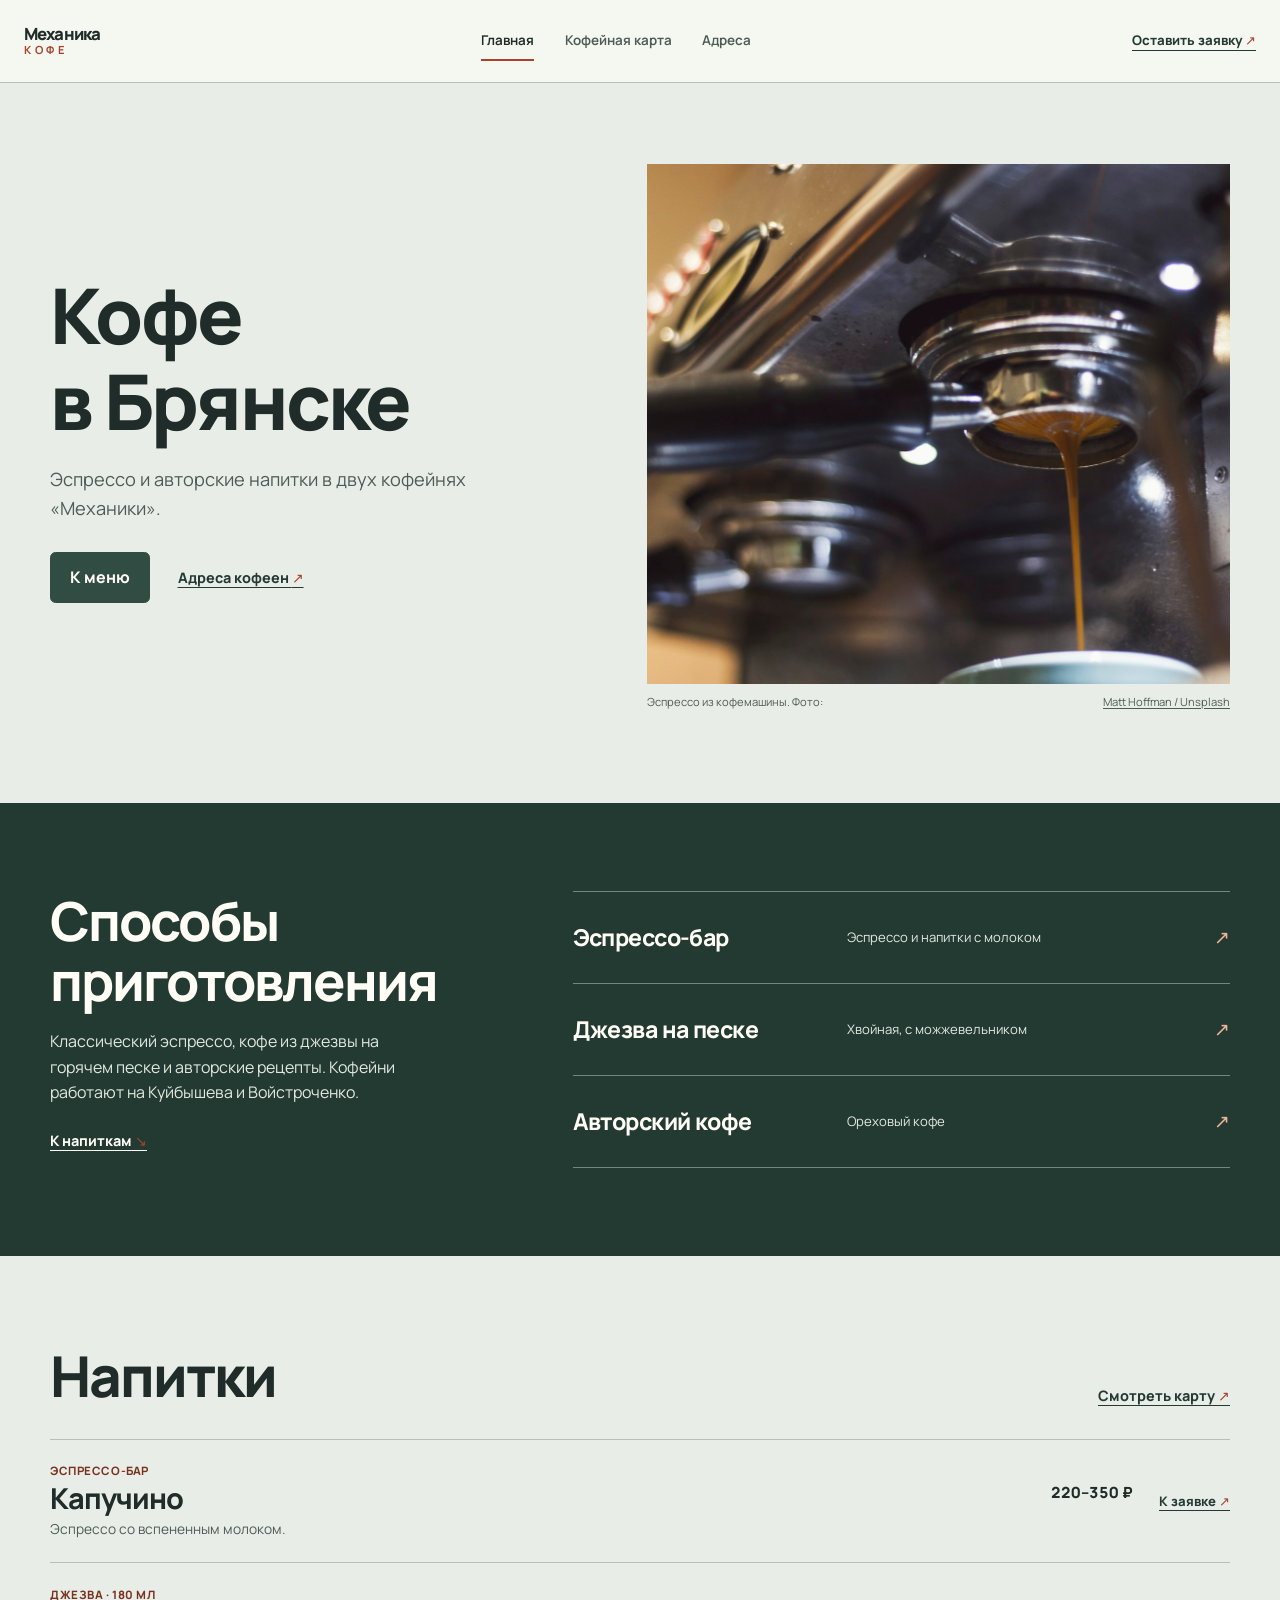
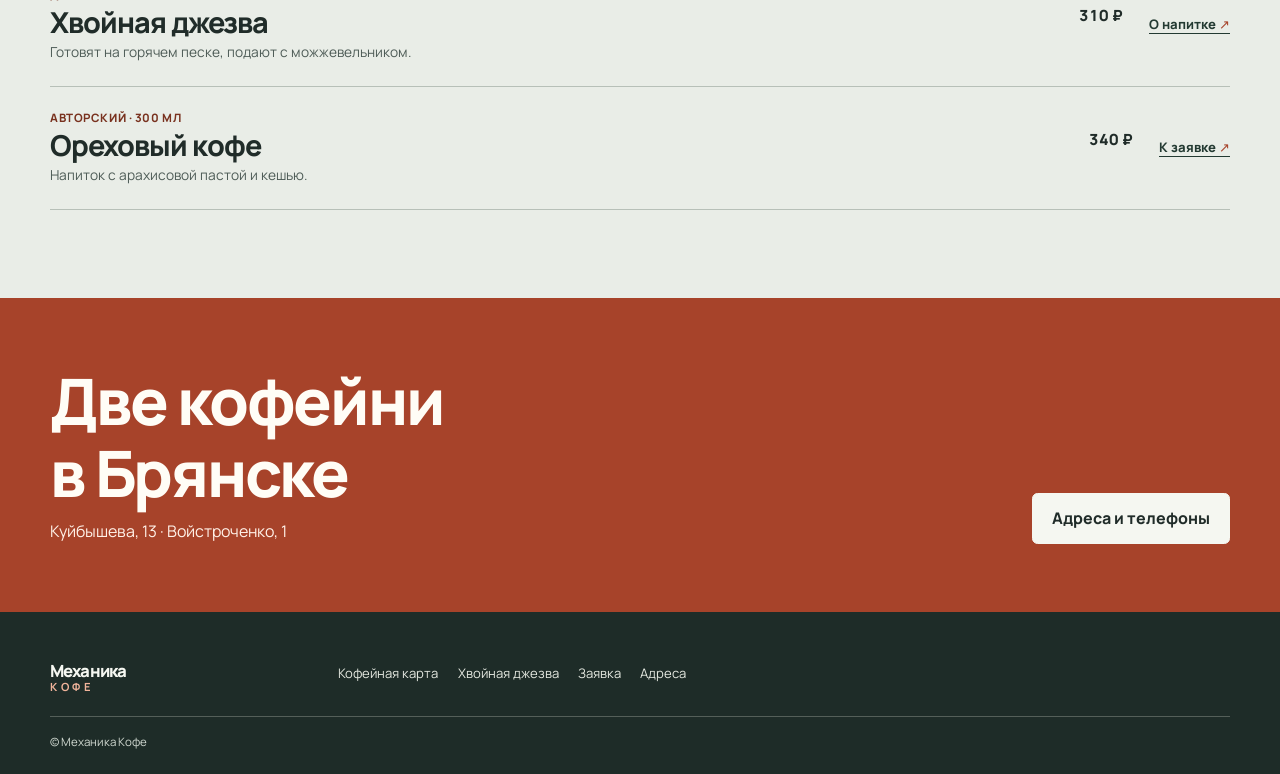
<file: index.html>
<!DOCTYPE html>
<html lang="ru">
  <head>
    <meta charset="utf-8">
    <meta name="viewport" content="width=device-width, initial-scale=1">
    <meta name="description" content="Механика Кофе в Брянске: кофе разными способами и два адреса в городе.">
    <title>Механика Кофе — Брянск</title>
    <link rel="icon" href="images/favicon.svg" type="image/svg+xml">
    <link rel="stylesheet" href="css/style.css">
  </head>
  <body id="top">
    <header class="site-header">
      <div class="site-header__inner">
        <a class="site-logo" href="index.html" aria-label="Механика Кофе — главная"><span>Механика</span><span>Кофе</span></a>
        <nav class="site-nav" aria-label="Основная навигация">
          <ul class="site-nav__list">
            <li><a class="site-nav__link site-nav__link--active" href="index.html" aria-current="page">Главная</a></li>
            <li><a class="site-nav__link" href="catalog.html">Кофейная карта</a></li>
            <li><a class="site-nav__link" href="contacts.html">Адреса</a></li>
          </ul>
        </nav>
        <a class="header-order" href="order.html">Оставить заявку <span aria-hidden="true">↗</span></a>
      </div>
    </header>

    <main>
      <section class="hero page-shell" aria-labelledby="hero-title">
        <div class="hero__copy">
          <h1 id="hero-title">Кофе<br>в Брянске</h1>
          <p class="hero__text">Эспрессо и авторские напитки в двух кофейнях «Механики».</p>
          <div class="hero__actions">
            <a class="button" href="catalog.html">К меню</a>
            <a class="text-link" href="contacts.html">Адреса кофеен <span aria-hidden="true">↗</span></a>
          </div>
        </div>
        <figure class="hero-photo">
          <img src="images/espresso-shot.jpg" alt="Эспрессо льётся из рожка кофемашины в чашку" width="1600" height="1067" fetchpriority="high">
          <figcaption>Эспрессо из кофемашины. Фото: <a href="https://unsplash.com/photos/a-coffee-maker-pouring-coffee-into-a-cup-iQIM-H9CQZ4" target="_blank" rel="noreferrer">Matt Hoffman / Unsplash</a></figcaption>
        </figure>
      </section>

      <section class="section section--ink" id="advantages" aria-labelledby="methods-title">
        <div class="page-shell methods">
          <div class="methods__intro">
            <h2 id="methods-title">Способы приготовления</h2>
            <p>Классический эспрессо, кофе из джезвы на горячем песке и авторские рецепты. Кофейни работают на Куйбышева и Войстроченко.</p>
            <a class="text-link text-link--light" href="#popular">К напиткам <span aria-hidden="true">↘</span></a>
          </div>
          <div class="method-rows" aria-label="Способы приготовления кофе">
            <a class="method-row" href="catalog.html#espresso"><span class="method-row__name">Эспрессо-бар</span><span class="method-row__detail">Эспрессо и напитки с молоком</span><span class="method-row__arrow" aria-hidden="true">↗</span></a>
            <a class="method-row" href="product.html"><span class="method-row__name">Джезва на песке</span><span class="method-row__detail">Хвойная, с можжевельником</span><span class="method-row__arrow" aria-hidden="true">↗</span></a>
            <a class="method-row" href="catalog.html#specialty"><span class="method-row__name">Авторский кофе</span><span class="method-row__detail">Ореховый кофе</span><span class="method-row__arrow" aria-hidden="true">↗</span></a>
          </div>
        </div>
      </section>

      <section class="section page-shell" id="popular" aria-labelledby="popular-title">
        <div class="section-heading">
          <h2 id="popular-title">Напитки</h2>
          <a class="text-link" href="catalog.html">Смотреть карту <span aria-hidden="true">↗</span></a>
        </div>
        <div class="coffee-list">
          <article class="coffee-line">
            <div><p class="coffee-line__type">ЭСПРЕССО-БАР</p><h3>Капучино</h3><p>Эспрессо со вспененным молоком.</p></div>
            <p class="coffee-line__price">220–350 ₽</p>
            <a href="order.html#order-form" aria-label="Перейти к заявке на капучино">К заявке <span aria-hidden="true">↗</span></a>
          </article>
          <article class="coffee-line">
            <div><p class="coffee-line__type">ДЖЕЗВА · 180 МЛ</p><h3>Хвойная джезва</h3><p>Готовят на горячем песке, подают с можжевельником.</p></div>
            <p class="coffee-line__price">310 ₽</p>
            <a href="product.html">О напитке <span aria-hidden="true">↗</span></a>
          </article>
          <article class="coffee-line">
            <div><p class="coffee-line__type">АВТОРСКИЙ · 300 МЛ</p><h3>Ореховый кофе</h3><p>Напиток с арахисовой пастой и кешью.</p></div>
            <p class="coffee-line__price">340 ₽</p>
            <a href="order.html#order-form" aria-label="Перейти к заявке на ореховый кофе">К заявке <span aria-hidden="true">↗</span></a>
          </article>
        </div>
      </section>

      <section class="locations-band" aria-labelledby="locations-title">
        <div class="page-shell locations-band__inner">
          <div><h2 id="locations-title">Две кофейни<br>в Брянске</h2><p>Куйбышева, 13 · Войстроченко, 1</p></div>
          <a class="button button--paper" href="contacts.html">Адреса и телефоны</a>
        </div>
      </section>
    </main>

    <footer class="site-footer">
      <div class="page-shell site-footer__inner">
        <a class="site-logo site-logo--footer" href="index.html"><span>Механика</span><span>Кофе</span></a>
        <nav class="site-footer__links" aria-label="Навигация в подвале"><a href="catalog.html">Кофейная карта</a><a href="product.html">Хвойная джезва</a><a href="order.html">Заявка</a><a href="contacts.html">Адреса</a></nav>
        <small>© Механика Кофе</small>
      </div>
    </footer>
  </body>
</html>
</file>
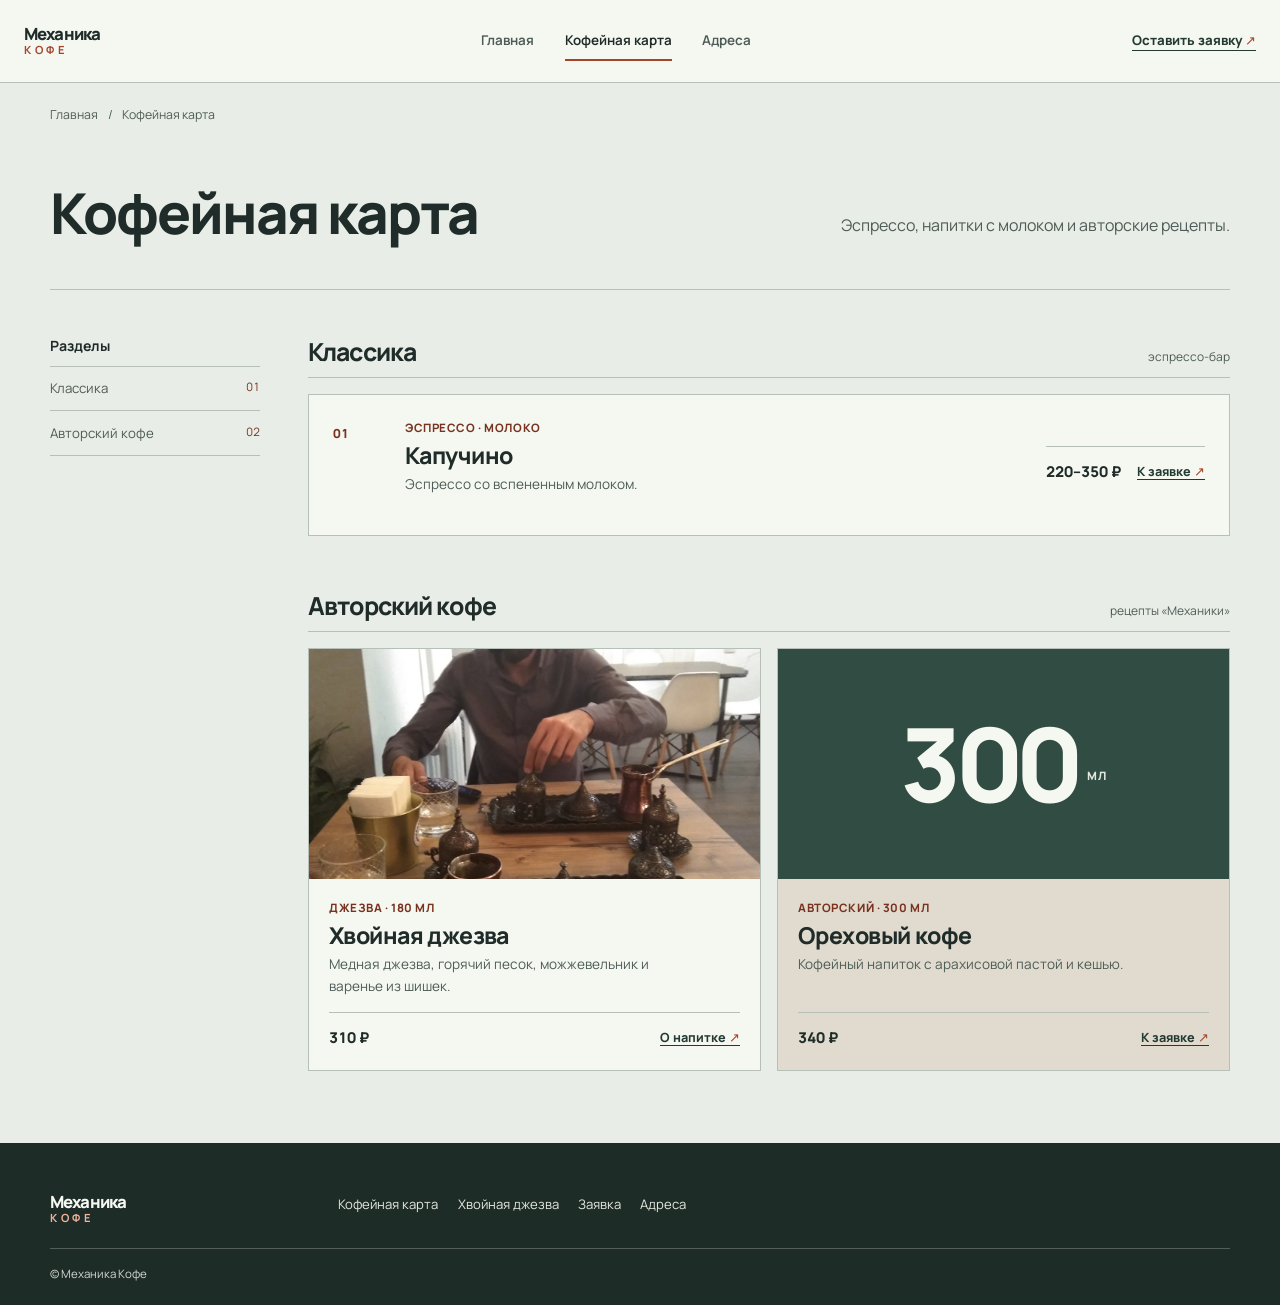
<file: catalog.html>
<!DOCTYPE html>
<html lang="ru">
  <head>
    <meta charset="utf-8">
    <meta name="viewport" content="width=device-width, initial-scale=1">
    <meta name="description" content="Кофейная карта «Механики Кофе» в Брянске: капучино и авторские кофейные напитки.">
    <title>Кофейная карта — Механика Кофе</title>
    <link rel="icon" href="images/favicon.svg" type="image/svg+xml">
    <link rel="stylesheet" href="css/style.css">
  </head>
  <body id="top">
    <header class="site-header">
      <div class="site-header__inner">
        <a class="site-logo" href="index.html" aria-label="Механика Кофе — главная"><span>Механика</span><span>Кофе</span></a>
        <nav class="site-nav" aria-label="Основная навигация"><ul class="site-nav__list">
          <li><a class="site-nav__link" href="index.html">Главная</a></li><li><a class="site-nav__link site-nav__link--active" href="catalog.html" aria-current="page">Кофейная карта</a></li><li><a class="site-nav__link" href="contacts.html">Адреса</a></li>
        </ul></nav>
        <a class="header-order" href="order.html">Оставить заявку <span aria-hidden="true">↗</span></a>
      </div>
    </header>
    <main>
      <div class="page-shell breadcrumbs"><a href="index.html">Главная</a><span aria-hidden="true">/</span><span aria-current="page">Кофейная карта</span></div>
      <section class="page-intro page-shell" aria-labelledby="page-title">
        <h1 id="page-title">Кофейная карта</h1>
        <p>Эспрессо, напитки с молоком и авторские рецепты.</p>
      </section>
      <div class="page-shell catalog-layout">
        <aside class="catalog-aside" aria-label="Разделы кофейной карты">
          <h2>Разделы</h2>
          <nav><a href="#espresso">Классика <span>01</span></a><a href="#specialty">Авторский кофе <span>02</span></a></nav>
        </aside>
        <div class="catalog-content">
          <section class="catalog-group" id="espresso" aria-labelledby="espresso-title">
            <div class="catalog-group__heading"><h2 id="espresso-title">Классика</h2><span>эспрессо-бар</span></div>
            <article class="coffee-card coffee-card--wide">
              <div class="coffee-card__index" aria-hidden="true">01</div>
              <div class="coffee-card__body"><p class="coffee-card__type">ЭСПРЕССО · МОЛОКО</p><h3>Капучино</h3><p>Эспрессо со вспененным молоком.</p></div>
              <div class="coffee-card__buy"><strong>220–350 ₽</strong><a href="order.html#order-form">К заявке <span aria-hidden="true">↗</span></a></div>
            </article>
          </section>
          <section class="catalog-group" id="specialty" aria-labelledby="specialty-title">
            <div class="catalog-group__heading"><h2 id="specialty-title">Авторский кофе</h2><span>рецепты «Механики»</span></div>
            <div class="coffee-card-grid">
              <article class="coffee-card coffee-card--feature">
                <a class="coffee-card__photo" href="product.html" aria-label="Подробнее о хвойной джезве"><img src="images/mehanika-kofe.jpg" alt="Кофе готовят в джезве на песке" width="1200" height="1200" loading="lazy"></a>
                <div class="coffee-card__body"><p class="coffee-card__type">ДЖЕЗВА · 180 МЛ</p><h3><a href="product.html">Хвойная джезва</a></h3><p>Медная джезва, горячий песок, можжевельник и варенье из шишек.</p><div class="coffee-card__buy"><strong>310 ₽</strong><a href="product.html">О напитке <span aria-hidden="true">↗</span></a></div></div>
              </article>
              <article class="coffee-card coffee-card--feature coffee-card--plain">
                <div class="coffee-card__volume" aria-hidden="true"><span>300</span><small>МЛ</small></div>
                <div class="coffee-card__body"><p class="coffee-card__type">АВТОРСКИЙ · 300 МЛ</p><h3>Ореховый кофе</h3><p>Кофейный напиток с арахисовой пастой и кешью.</p><div class="coffee-card__buy"><strong>340 ₽</strong><a href="order.html#order-form">К заявке <span aria-hidden="true">↗</span></a></div></div>
              </article>
            </div>
          </section>
        </div>
      </div>
    </main>
    <footer class="site-footer"><div class="page-shell site-footer__inner"><a class="site-logo site-logo--footer" href="index.html"><span>Механика</span><span>Кофе</span></a><nav class="site-footer__links" aria-label="Навигация в подвале"><a href="catalog.html">Кофейная карта</a><a href="product.html">Хвойная джезва</a><a href="order.html">Заявка</a><a href="contacts.html">Адреса</a></nav><small>© Механика Кофе</small></div></footer>
  </body>
</html>
</file>
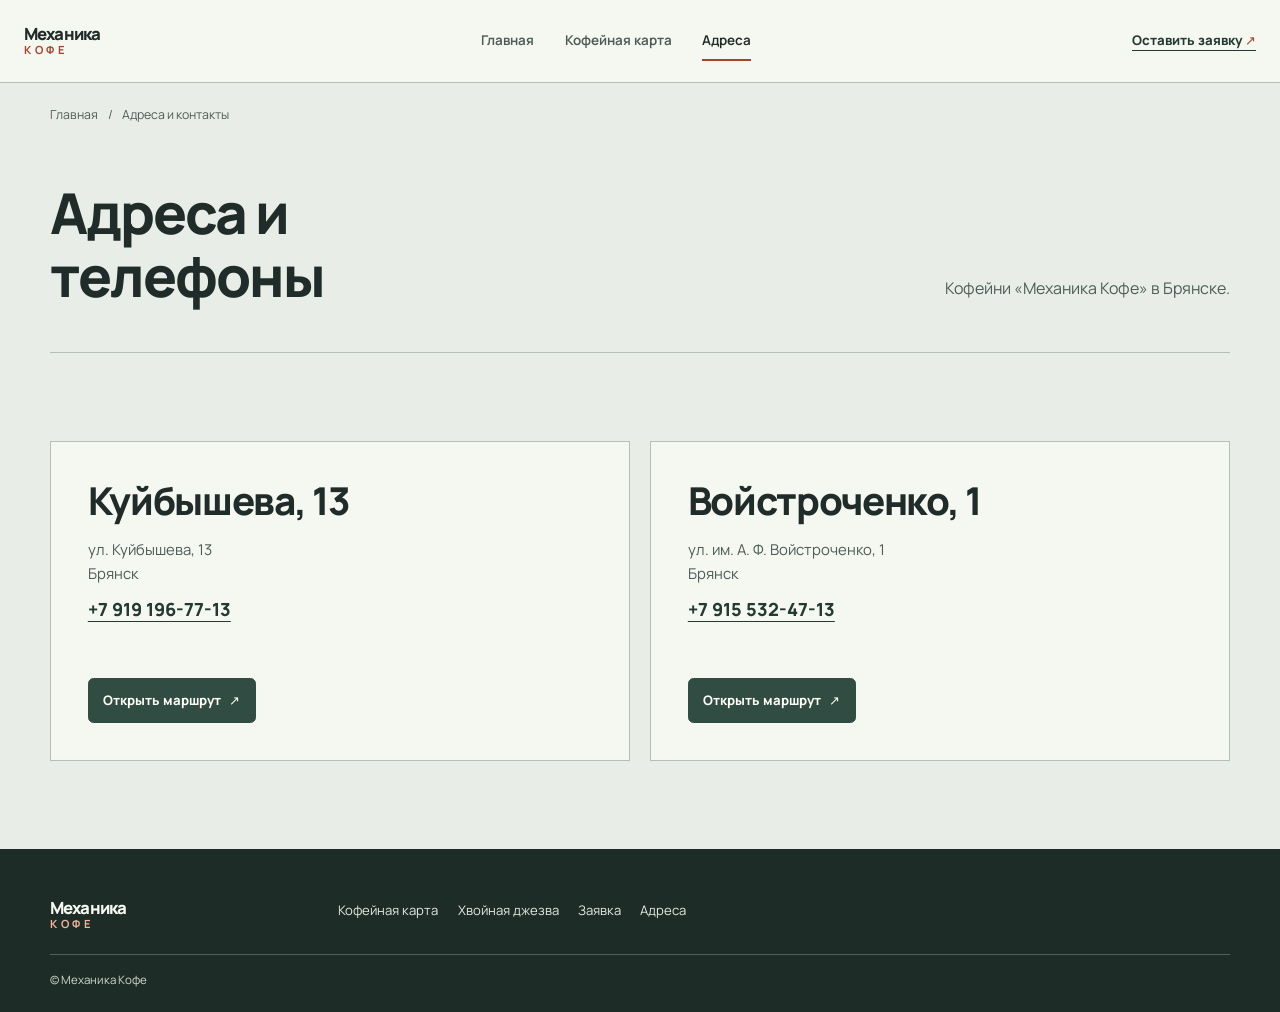
<file: contacts.html>
<!DOCTYPE html>
<html lang="ru">
  <head>
    <meta charset="utf-8">
    <meta name="viewport" content="width=device-width, initial-scale=1">
    <meta name="description" content="Два филиала «Механики Кофе» в Брянске: адреса, телефоны и маршрут.">
    <title>Адреса и контакты — Механика Кофе</title>
    <link rel="icon" href="images/favicon.svg" type="image/svg+xml">
    <link rel="stylesheet" href="css/style.css">
  </head>
  <body id="top">
    <header class="site-header"><div class="site-header__inner">
      <a class="site-logo" href="index.html" aria-label="Механика Кофе — главная"><span>Механика</span><span>Кофе</span></a>
      <nav class="site-nav" aria-label="Основная навигация"><ul class="site-nav__list"><li><a class="site-nav__link" href="index.html">Главная</a></li><li><a class="site-nav__link" href="catalog.html">Кофейная карта</a></li><li><a class="site-nav__link site-nav__link--active" href="contacts.html" aria-current="page">Адреса</a></li></ul></nav>
      <a class="header-order" href="order.html">Оставить заявку <span aria-hidden="true">↗</span></a>
    </div></header>
    <main>
      <div class="page-shell breadcrumbs"><a href="index.html">Главная</a><span aria-hidden="true">/</span><span aria-current="page">Адреса и контакты</span></div>
      <section class="page-intro page-shell" aria-labelledby="page-title"><h1 id="page-title">Адреса и телефоны</h1><p>Кофейни «Механика Кофе» в Брянске.</p></section>
      <section class="section page-shell" aria-label="Филиалы кофейни">
        <div class="branch-grid">
          <article class="branch-card" id="kuibysheva">
            <h2>Куйбышева, 13</h2>
            <address>ул. Куйбышева, 13<br>Брянск</address>
            <a class="branch-card__phone" href="tel:+79191967713">+7 919 196-77-13</a>
            <div class="branch-card__actions"><a class="button button--small" href="https://yandex.ru/maps/?text=%D0%9C%D0%B5%D1%85%D0%B0%D0%BD%D0%B8%D0%BA%D0%B0%20%D0%9A%D0%BE%D1%84%D0%B5%20%D0%91%D1%80%D1%8F%D0%BD%D1%81%D0%BA%20%D0%9A%D1%83%D0%B9%D0%B1%D1%8B%D1%88%D0%B5%D0%B2%D0%B0%2013" target="_blank" rel="noreferrer">Открыть маршрут <span aria-hidden="true">↗</span></a></div>
          </article>
          <article class="branch-card" id="voystrochenko">
            <h2>Войстроченко, 1</h2>
            <address>ул. им. А. Ф. Войстроченко, 1<br>Брянск</address>
            <a class="branch-card__phone" href="tel:+79155324713">+7 915 532-47-13</a>
            <div class="branch-card__actions"><a class="button button--small" href="https://yandex.ru/maps/?text=%D0%9C%D0%B5%D1%85%D0%B0%D0%BD%D0%B8%D0%BA%D0%B0%20%D0%9A%D0%BE%D1%84%D0%B5%20%D0%91%D1%80%D1%8F%D0%BD%D1%81%D0%BA%20%D0%92%D0%BE%D0%B9%D1%81%D1%82%D1%80%D0%BE%D1%87%D0%B5%D0%BD%D0%BA%D0%BE%201" target="_blank" rel="noreferrer">Открыть маршрут <span aria-hidden="true">↗</span></a></div>
          </article>
        </div>
      </section>
    </main>
    <footer class="site-footer"><div class="page-shell site-footer__inner"><a class="site-logo site-logo--footer" href="index.html"><span>Механика</span><span>Кофе</span></a><nav class="site-footer__links" aria-label="Навигация в подвале"><a href="catalog.html">Кофейная карта</a><a href="product.html">Хвойная джезва</a><a href="order.html">Заявка</a><a href="contacts.html">Адреса</a></nav><small>© Механика Кофе</small></div></footer>
    <script src="js/main.js" defer></script>
  </body>
</html>
</file>
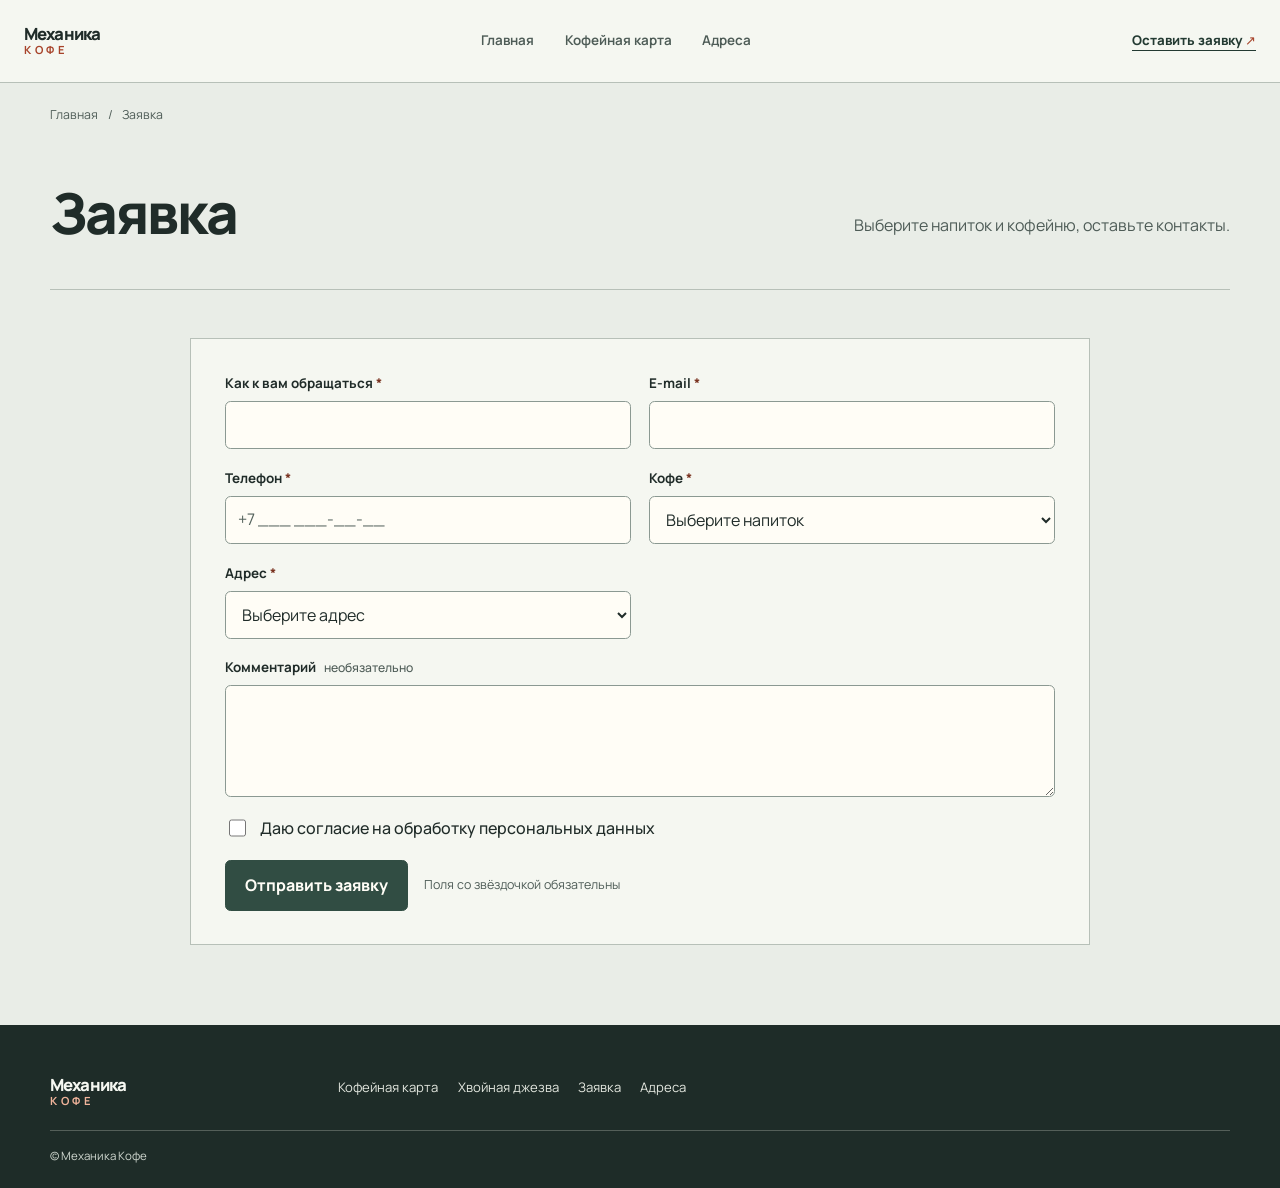
<file: order.html>
<!DOCTYPE html>
<html lang="ru">
  <head>
    <meta charset="utf-8">
    <meta name="viewport" content="width=device-width, initial-scale=1">
    <meta name="description" content="Заявка на кофе в одном из двух филиалов «Механики Кофе» в Брянске.">
    <title>Заявка на кофе — Механика Кофе</title>
    <link rel="icon" href="images/favicon.svg" type="image/svg+xml">
    <link rel="stylesheet" href="css/style.css">
  </head>
  <body id="top">
    <header class="site-header"><div class="site-header__inner">
      <a class="site-logo" href="index.html" aria-label="Механика Кофе — главная"><span>Механика</span><span>Кофе</span></a>
      <nav class="site-nav" aria-label="Основная навигация"><ul class="site-nav__list"><li><a class="site-nav__link" href="index.html">Главная</a></li><li><a class="site-nav__link" href="catalog.html">Кофейная карта</a></li><li><a class="site-nav__link" href="contacts.html">Адреса</a></li></ul></nav>
      <a class="header-order" href="order.html" aria-current="page">Оставить заявку <span aria-hidden="true">↗</span></a>
    </div></header>
    <main>
      <div class="page-shell breadcrumbs"><a href="index.html">Главная</a><span aria-hidden="true">/</span><span aria-current="page">Заявка</span></div>
      <section class="page-intro page-shell" aria-labelledby="page-title"><h1 id="page-title">Заявка</h1><p>Выберите напиток и кофейню, оставьте контакты.</p></section>
      <div class="page-shell form-layout">
        <form class="order-form" id="order-form">
          <div class="form-grid">
            <div class="form-field"><label for="order-name">Как к вам обращаться <span aria-hidden="true">*</span></label><input id="order-name" name="name" autocomplete="name" required></div>
            <div class="form-field"><label for="order-email">E-mail <span aria-hidden="true">*</span></label><input id="order-email" name="email" type="email" autocomplete="email" required></div>
            <div class="form-field"><label for="order-phone">Телефон <span aria-hidden="true">*</span></label><input id="order-phone" name="phone" type="tel" autocomplete="tel" placeholder="+7 ___ ___-__-__" required></div>
            <div class="form-field"><label for="order-drink">Кофе <span aria-hidden="true">*</span></label><select id="order-drink" name="drink" required><option value="">Выберите напиток</option><option value="cappuccino">Капучино</option><option value="hvoynaya">Хвойная джезва</option><option value="hazelnut">Ореховый кофе</option></select></div>
            <div class="form-field"><label for="order-branch">Адрес <span aria-hidden="true">*</span></label><select id="order-branch" name="branch" required><option value="">Выберите адрес</option><option value="kuibysheva">Куйбышева, 13</option><option value="voystrochenko">им. А. Ф. Войстроченко, 1</option></select></div>
            <div class="form-field form-field--wide"><label for="order-comment">Комментарий <span class="field-optional">необязательно</span></label><textarea id="order-comment" name="comment" rows="3"></textarea></div>
            <label class="checkbox-field form-field--wide"><input name="consent" type="checkbox" required><span>Даю согласие на обработку персональных данных</span></label>
            <div class="form-actions form-field--wide"><button class="button" type="submit">Отправить заявку</button><p class="form-note">Поля со звёздочкой обязательны</p></div>
          </div>
        </form>
      </div>
    </main>
    <footer class="site-footer"><div class="page-shell site-footer__inner"><a class="site-logo site-logo--footer" href="index.html"><span>Механика</span><span>Кофе</span></a><nav class="site-footer__links" aria-label="Навигация в подвале"><a href="catalog.html">Кофейная карта</a><a href="product.html">Хвойная джезва</a><a href="order.html">Заявка</a><a href="contacts.html">Адреса</a></nav><small>© Механика Кофе</small></div></footer>
    <script src="js/main.js" defer></script>
  </body>
</html>
</file>
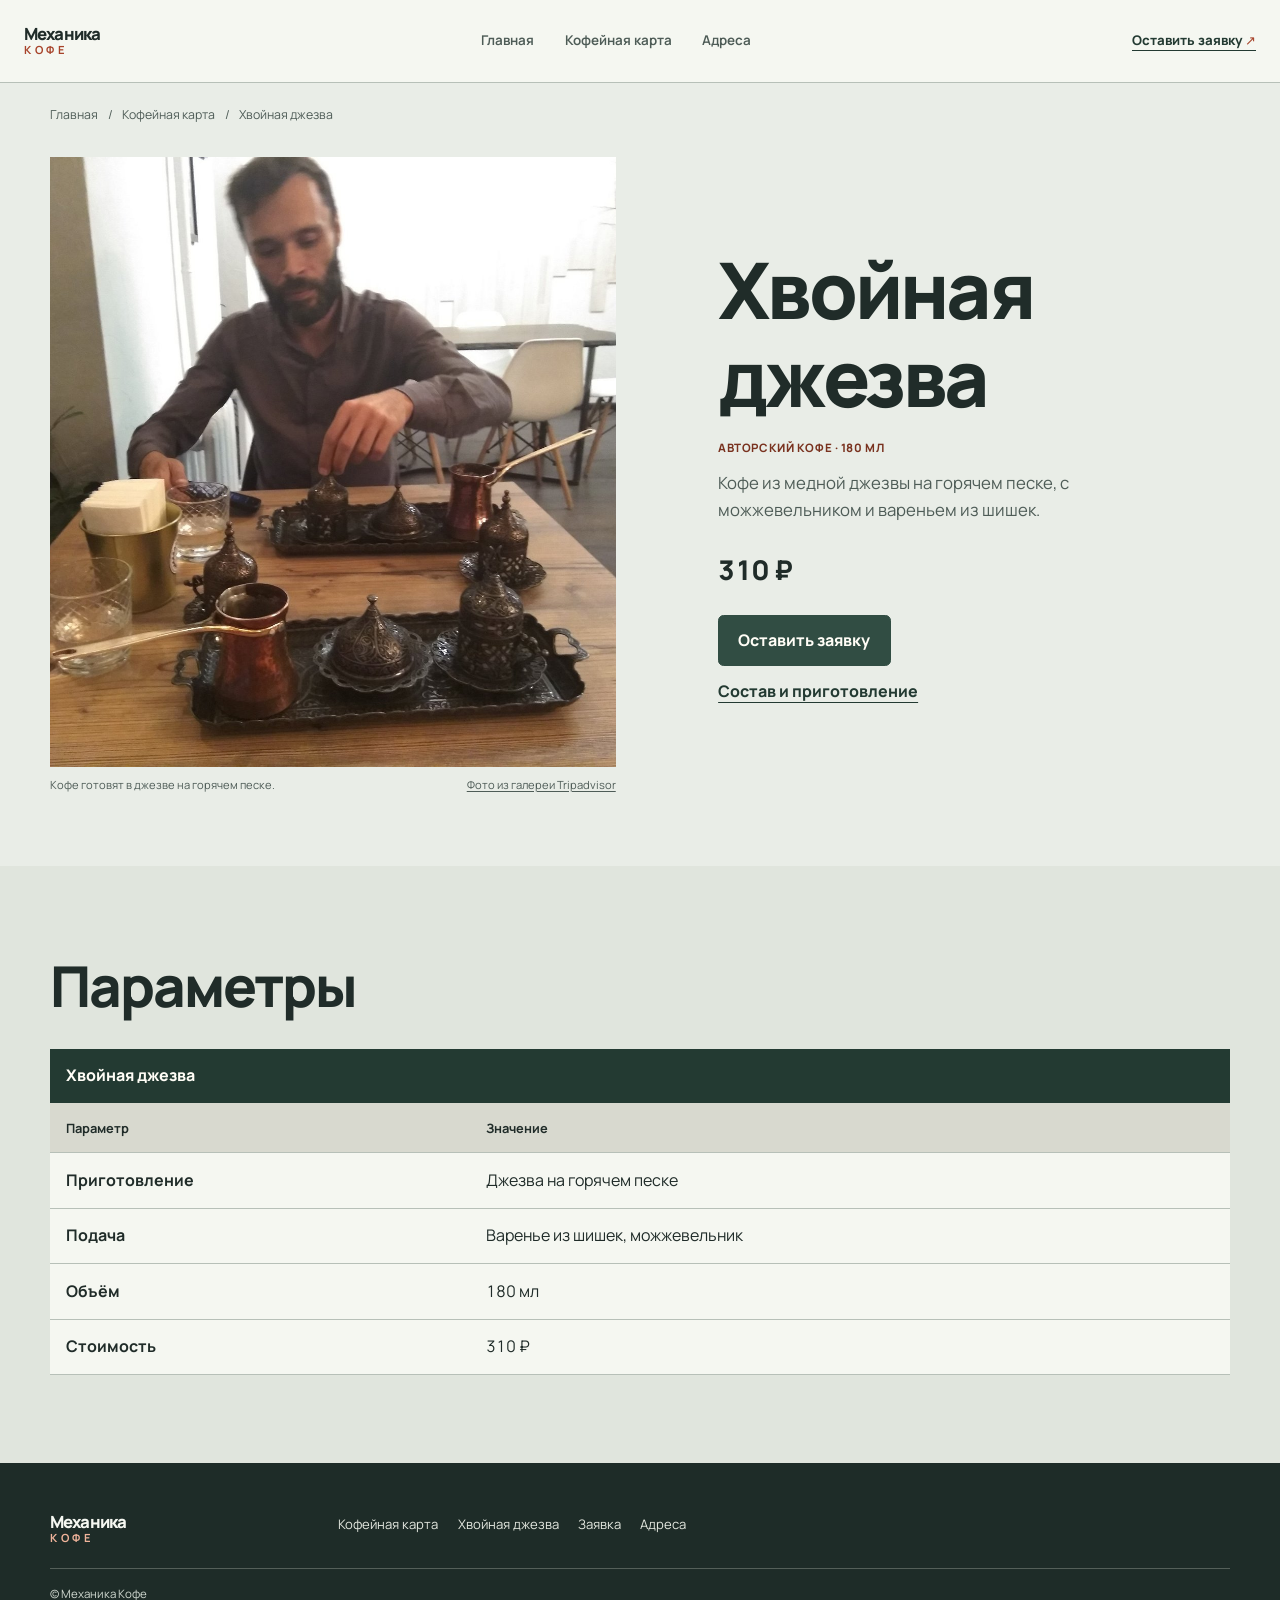
<file: product.html>
<!DOCTYPE html>
<html lang="ru">
  <head>
    <meta charset="utf-8">
    <meta name="viewport" content="width=device-width, initial-scale=1">
    <meta name="description" content="Хвойная джезва — кофе, приготовленный в джезве на песке. Механика Кофе, Брянск.">
    <title>Хвойная джезва — Механика Кофе</title>
    <link rel="icon" href="images/favicon.svg" type="image/svg+xml">
    <link rel="stylesheet" href="css/style.css">
  </head>
  <body id="top">
    <header class="site-header"><div class="site-header__inner">
      <a class="site-logo" href="index.html" aria-label="Механика Кофе — главная"><span>Механика</span><span>Кофе</span></a>
      <nav class="site-nav" aria-label="Основная навигация"><ul class="site-nav__list"><li><a class="site-nav__link" href="index.html">Главная</a></li><li><a class="site-nav__link" href="catalog.html">Кофейная карта</a></li><li><a class="site-nav__link" href="contacts.html">Адреса</a></li></ul></nav>
      <a class="header-order" href="order.html">Оставить заявку <span aria-hidden="true">↗</span></a>
    </div></header>
    <main>
      <div class="page-shell breadcrumbs"><a href="index.html">Главная</a><span aria-hidden="true">/</span><a href="catalog.html">Кофейная карта</a><span aria-hidden="true">/</span><span aria-current="page">Хвойная джезва</span></div>
      <section class="product-detail page-shell" aria-labelledby="product-title">
        <figure class="product-detail__visual">
          <img src="images/mehanika-kofe.jpg" alt="Приготовление кофе в джезве на песке в «Механике Кофе»" width="1200" height="1200">
          <figcaption>Кофе готовят в джезве на горячем песке. <a href="https://www.tripadvisor.ru/Restaurant_Review-g608957-d17598813-Reviews-Mehanika_Kofe-Bryansk_Bryansk_Oblast_Central_Russia.html" target="_blank" rel="noreferrer">Фото из галереи Tripadvisor</a></figcaption>
        </figure>
        <div class="product-detail__copy">
          <h1 id="product-title">Хвойная<br>джезва</h1>
          <p class="product-detail__type">АВТОРСКИЙ КОФЕ · 180 МЛ</p>
          <p class="product-detail__lead">Кофе из медной джезвы на горячем песке, с можжевельником и вареньем из шишек.</p>
          <p class="product-detail__price">310 ₽</p>
          <div class="product-detail__actions"><a class="button" href="order.html">Оставить заявку</a><button class="text-button" type="button" data-dialog-open="coffee-details">Состав и приготовление</button></div>
        </div>
      </section>
      <section class="section section--paper" aria-labelledby="spec-title">
        <div class="page-shell">
          <div class="section-heading"><h2 id="spec-title">Параметры</h2></div>
          <div class="table-wrap"><table class="spec-table"><caption>Хвойная джезва</caption><thead><tr><th scope="col">Параметр</th><th scope="col">Значение</th></tr></thead><tbody><tr><th scope="row">Приготовление</th><td>Джезва на горячем песке</td></tr><tr><th scope="row">Подача</th><td>Варенье из шишек, можжевельник</td></tr><tr><th scope="row">Объём</th><td>180 мл</td></tr><tr><th scope="row">Стоимость</th><td>310 ₽</td></tr></tbody></table></div>
        </div>
      </section>
      <dialog class="request-dialog" id="coffee-details" aria-labelledby="dialog-title"><div class="request-dialog__head"><h2 id="dialog-title">Подача</h2><button class="icon-button" type="button" data-dialog-close aria-label="Закрыть окно">×</button></div><p>Хвойную джезву подают с вареньем из шишек и можжевельником.</p></dialog>
    </main>
    <footer class="site-footer"><div class="page-shell site-footer__inner"><a class="site-logo site-logo--footer" href="index.html"><span>Механика</span><span>Кофе</span></a><nav class="site-footer__links" aria-label="Навигация в подвале"><a href="catalog.html">Кофейная карта</a><a href="product.html">Хвойная джезва</a><a href="order.html">Заявка</a><a href="contacts.html">Адреса</a></nav><small>© Механика Кофе</small></div></footer>
    <script src="js/main.js" defer></script>
  </body>
</html>
</file>
<file: css/style.css>
@font-face {
  font-family: "Manrope";
  src: url("../fonts/Manrope-Variable.ttf") format("truetype");
  font-style: normal;
  font-weight: 200 800;
  font-display: swap;
}

:root {
  color-scheme: light;
  --paper: #e9ede7;
  --paper-light: #f5f7f1;
  --ink: #202c29;
  --ink-soft: #34413d;
  --muted: #4e5c57;
  --rule: #b7c0b8;
  --green: #314d43;
  --green-dark: #233a32;
  --rust: #a7432a;
  --rust-dark: #79321f;
  --white: #fffdf6;
  --space-1: 0.5rem;
  --space-2: 1rem;
  --space-3: 1.5rem;
  --space-4: 2rem;
  --space-5: 3rem;
  --space-6: 5.5rem;
  --radius: 0.35rem;
}

* { box-sizing: border-box; }
html { scroll-behavior: smooth; scroll-padding-top: 6rem; }
body {
  margin: 0;
  background: var(--paper);
  color: var(--ink);
  font-family: "Manrope", sans-serif;
  font-size: 1rem;
  line-height: 1.6;
  font-synthesis: none;
  text-rendering: optimizeLegibility;
}
::selection { background: var(--green); color: var(--white); }
a { color: inherit; text-underline-offset: 0.22em; }
button, input, select, textarea { font: inherit; }
button, a { -webkit-tap-highlight-color: transparent; }
:focus-visible { outline: 3px solid var(--rust); outline-offset: 4px; }

.page-shell { width: min(100% - 3rem, 1180px); margin-inline: auto; }
.site-header { position: sticky; z-index: 10; top: 0; border-bottom: 1px solid var(--rule); background: var(--paper-light); }
.site-header__inner { display: flex; width: min(100% - 3rem, 1320px); min-height: 82px; align-items: center; justify-content: space-between; gap: 2rem; margin-inline: auto; }
.site-logo { display: inline-grid; justify-items: start; color: var(--ink); font-size: 1.05rem; font-weight: 800; line-height: 0.96; letter-spacing: -0.05em; text-decoration: none; }
.site-logo span:last-child { padding-top: 0.18rem; color: var(--rust); font-size: 0.7rem; font-weight: 700; letter-spacing: 0.32em; text-transform: uppercase; }
.site-nav__list { display: flex; align-items: center; gap: clamp(0.9rem, 2.4vw, 2rem); padding: 0; margin: 0; list-style: none; }
.site-nav__link { display: inline-block; padding: 0.55rem 0 0.45rem; border-bottom: 2px solid transparent; color: var(--muted); font-size: 0.84rem; font-weight: 650; text-decoration: none; transition: border-color 150ms ease, color 150ms ease; }
.site-nav__link:hover, .site-nav__link--active { border-color: var(--rust); color: var(--ink); }
.header-order { color: var(--green-dark); font-size: 0.83rem; font-weight: 750; text-decoration-thickness: 1px; text-underline-offset: 0.35em; }
.header-order span { color: var(--rust); }

h1, h2, h3, p { margin-top: 0; }
h1, h2, h3 { line-height: 1.12; }
.hero { display: grid; min-height: min(720px, calc(100svh - 82px)); grid-template-columns: 0.93fr 1.07fr; align-items: center; gap: clamp(2.5rem, 7vw, 7rem); padding-block: 4rem 4.7rem; }
.hero__copy { position: relative; padding-block: 2rem; }
.hero h1 { max-width: 8ch; margin-bottom: 1.3rem; font-size: clamp(3.6rem, 6vw, 5.5rem); font-weight: 800; letter-spacing: -0.035em; }
.hero__text { max-width: 42ch; margin-bottom: 1.8rem; color: var(--muted); font-size: clamp(1rem, 1.5vw, 1.14rem); }
.hero__actions { display: flex; flex-wrap: wrap; align-items: center; gap: 1.3rem 1.7rem; }
.hero-photo { position: relative; min-height: 520px; margin: 0; }
.hero-photo img { display: block; width: 100%; height: 100%; min-height: 520px; object-fit: cover; object-position: center; }
.hero-photo figcaption, .product-detail__visual figcaption { display: flex; flex-wrap: wrap; align-items: baseline; justify-content: space-between; gap: 0.35rem 1rem; padding-top: 0.55rem; color: var(--muted); font-size: 0.7rem; }
.hero-photo figcaption a, .product-detail__visual figcaption a { color: var(--muted); }
.button { display: inline-flex; min-height: 3.2rem; align-items: center; justify-content: center; gap: 0.5rem; padding: 0.72rem 1.2rem; border: 1px solid var(--green); border-radius: var(--radius); background: var(--green); color: var(--white); font-weight: 750; text-align: center; text-decoration: none; transition: background-color 150ms ease, border-color 150ms ease; }
.button:hover { border-color: var(--green-dark); background: var(--green-dark); }
.button:active { transform: translateY(1px); }
.button--small { min-height: 2.8rem; padding: 0.55rem 0.9rem; font-size: 0.82rem; }
.button--paper { border-color: var(--paper-light); background: var(--paper-light); color: var(--ink); }
.button--paper:hover { border-color: var(--white); background: var(--white); }
.text-link { color: var(--green-dark); font-size: 0.9rem; font-weight: 750; text-decoration-thickness: 1px; text-underline-offset: 0.3em; }
.text-link span, .coffee-card__buy span { color: var(--rust); }
.text-link--light { color: var(--white); }
.text-button { padding: 0; border: 0; background: none; color: var(--green-dark); font-weight: 750; text-decoration: underline; text-underline-offset: 0.3em; cursor: pointer; }

.section { padding-block: var(--space-6); }
.section--ink { background: var(--green-dark); color: var(--white); }
.section--paper { background: #e0e5dd; }
.methods { display: grid; grid-template-columns: 0.78fr 1.22fr; align-items: start; gap: clamp(3rem, 8vw, 8rem); }
.methods__intro h2 { margin-bottom: 1.1rem; font-size: clamp(2.6rem, 4.2vw, 4rem); font-weight: 750; letter-spacing: -0.035em; }
.methods__intro p { max-width: 36ch; margin-bottom: 1.4rem; color: #e2e8e0; }
.method-rows { border-top: 1px solid rgb(255 253 246 / 38%); }
.method-row { display: grid; min-height: 92px; grid-template-columns: 0.85fr 1.1fr 2rem; align-items: center; gap: 1rem; border-bottom: 1px solid rgb(255 253 246 / 38%); text-decoration: none; }
.method-row:hover .method-row__name { color: #f1b49b; }
.method-row__name { font-size: clamp(1.05rem, 2.2vw, 1.45rem); font-weight: 750; letter-spacing: -0.025em; transition: color 150ms ease; }
.method-row__detail { color: #e2e8e0; font-size: 0.82rem; }
.method-row__arrow { justify-self: end; color: #f1b49b; font-size: 1.2rem; }
.section-heading { display: flex; align-items: end; justify-content: space-between; gap: 2rem; margin-bottom: 2rem; }
.section-heading h2, .page-intro h1, .closing h2, .form-aside h2 { margin-bottom: 0; font-size: clamp(2rem, 4.4vw, 3.8rem); font-weight: 780; letter-spacing: -0.035em; }
.section-heading > p { max-width: 44ch; margin-bottom: 0.2rem; color: var(--muted); }
.coffee-list { border-top: 1px solid var(--rule); }
.coffee-line { display: grid; grid-template-columns: minmax(0, 1fr) auto auto; align-items: center; gap: 1.6rem; padding: 1.4rem 0; border-bottom: 1px solid var(--rule); }
.coffee-line h3 { margin: 0.08rem 0 0.2rem; font-size: clamp(1.25rem, 2.5vw, 1.8rem); font-weight: 750; letter-spacing: -0.035em; }
.coffee-line p:last-child { margin: 0; color: var(--muted); font-size: 0.86rem; }
.coffee-line__type, .product-detail__type { margin-bottom: 0.1rem; color: var(--rust-dark); font-size: 0.72rem; font-weight: 750; letter-spacing: 0.05em; }
.coffee-line__price { color: var(--ink); font-size: 0.96rem; font-weight: 800; font-variant-numeric: tabular-nums; white-space: nowrap; }
.coffee-line > a { color: var(--green-dark); font-size: 0.82rem; font-weight: 750; text-decoration-thickness: 1px; text-underline-offset: 0.28em; white-space: nowrap; }
.coffee-line > a span { color: var(--rust); }
.locations-band { padding-block: 4.2rem; background: var(--rust); color: var(--white); }
.locations-band__inner { display: flex; align-items: end; justify-content: space-between; gap: 2rem; }
.locations-band h2 { margin-bottom: 0.65rem; font-size: clamp(2.6rem, 5vw, 4.2rem); font-weight: 780; letter-spacing: -0.035em; }
.locations-band p { max-width: 40ch; margin-bottom: 0; color: #fff1e8; }
.site-footer { padding-block: 3.2rem 1.4rem; background: #1e2c28; color: var(--paper-light); }
.site-footer__inner { display: grid; grid-template-columns: 0.7fr 1fr 1.4fr; align-items: start; gap: 1.5rem 2.5rem; }
.site-logo--footer { color: var(--paper-light); }
.site-logo--footer span:last-child { color: #f1b49b; }
.site-footer__links { display: flex; flex-wrap: wrap; gap: 0.55rem 1.2rem; }
.site-footer__links a { color: #e3e7df; font-size: 0.82rem; text-decoration: none; }
.site-footer__links a:hover { color: var(--white); text-decoration: underline; }
.site-footer small { grid-column: 1 / -1; padding-top: 1rem; border-top: 1px solid rgb(255 253 246 / 24%); color: #d0d8d0; font-size: 0.72rem; }

.breadcrumbs { display: flex; flex-wrap: wrap; gap: 0.6rem; padding-top: 1.4rem; color: var(--muted); font-size: 0.77rem; }
.breadcrumbs a { text-decoration: none; }
.breadcrumbs a:hover { color: var(--green-dark); text-decoration: underline; }
.page-intro { display: flex; align-items: end; justify-content: space-between; gap: 2rem; padding-block: 3.5rem 2.8rem; border-bottom: 1px solid var(--rule); }
.page-intro h1 { max-width: 13ch; }
.page-intro > p { max-width: 46ch; margin: 0 0 0.35rem; color: var(--muted); }
.catalog-layout { display: grid; grid-template-columns: 210px minmax(0, 1fr); gap: 3rem; padding-block: 3rem 4.5rem; }
.catalog-aside { position: sticky; top: 106px; align-self: start; }
.catalog-aside h2 { margin-bottom: 0.75rem; font-size: 0.88rem; }
.catalog-aside nav { display: grid; border-top: 1px solid var(--rule); }
.catalog-aside nav a { display: flex; justify-content: space-between; gap: 1rem; padding: 0.7rem 0; border-bottom: 1px solid var(--rule); color: var(--muted); font-size: 0.83rem; text-decoration: none; }
.catalog-aside nav a:hover { color: var(--green-dark); }
.catalog-aside nav span { color: var(--rust-dark); font-size: 0.72rem; font-variant-numeric: tabular-nums; }
.catalog-group + .catalog-group { margin-top: 3.5rem; }
.catalog-group__heading { display: flex; align-items: baseline; justify-content: space-between; gap: 1rem; margin-bottom: 1rem; border-bottom: 1px solid var(--rule); }
.catalog-group__heading h2 { margin-bottom: 0.7rem; font-size: 1.55rem; font-weight: 750; letter-spacing: -0.035em; }
.catalog-group__heading span { color: var(--muted); font-size: 0.75rem; }
.coffee-card { position: relative; background: var(--paper-light); }
.coffee-card--wide { display: grid; grid-template-columns: 3.3rem minmax(0, 1fr) auto; align-items: center; gap: 1.2rem; padding: 1.5rem; border: 1px solid var(--rule); }
.coffee-card__index { align-self: start; padding-top: 0.3rem; color: var(--rust-dark); font-size: 0.78rem; font-weight: 800; font-variant-numeric: tabular-nums; }
.coffee-card__type { margin-bottom: 0.3rem; color: var(--rust-dark); font-size: 0.72rem; font-weight: 750; letter-spacing: 0.05em; }
.coffee-card__body h3 { margin-bottom: 0.4rem; font-size: 1.45rem; font-weight: 760; letter-spacing: -0.025em; }
.coffee-card__body h3 a { text-decoration: none; }
.coffee-card__body h3 a:hover { color: var(--green); }
.coffee-card__body > p:not(.coffee-card__type) { max-width: 46ch; margin-bottom: 0.9rem; color: var(--muted); font-size: 0.85rem; }
.coffee-card__buy { display: flex; align-items: center; justify-content: space-between; gap: 1rem; padding-top: 0.8rem; border-top: 1px solid var(--rule); }
.coffee-card__buy strong { font-size: 0.93rem; font-weight: 800; font-variant-numeric: tabular-nums; white-space: nowrap; }
.coffee-card__buy a { color: var(--green-dark); font-size: 0.79rem; font-weight: 750; text-decoration-thickness: 1px; text-underline-offset: 0.25em; }
.coffee-card-grid { display: grid; grid-template-columns: repeat(2, minmax(0, 1fr)); gap: 1rem; }
.coffee-card--feature { display: flex; min-width: 0; flex-direction: column; border: 1px solid var(--rule); }
.coffee-card__photo { display: block; height: 230px; overflow: hidden; background: #c2b9a8; }
.coffee-card__photo img { display: block; width: 100%; height: 100%; object-fit: cover; object-position: center; transition: transform 250ms ease; }
.coffee-card__photo:hover img { transform: scale(1.025); }
.coffee-card--feature .coffee-card__body { display: flex; flex: 1; flex-direction: column; padding: 1.25rem; }
.coffee-card--feature .coffee-card__buy { margin-top: auto; }
.coffee-card--plain { background: #e0dbce; }
.coffee-card__volume { display: flex; min-height: 230px; align-items: center; justify-content: center; gap: 0.6rem; background: var(--green); color: var(--paper-light); }
.coffee-card__volume span { font-size: clamp(4rem, 8vw, 7rem); font-weight: 800; letter-spacing: -0.035em; line-height: 1; font-variant-numeric: tabular-nums; }
.coffee-card__volume small { align-self: center; padding-top: 1.6rem; color: #e2e8e0; font-size: 0.72rem; font-weight: 800; letter-spacing: 0.16em; }

.product-detail { display: grid; grid-template-columns: 1.05fr 0.95fr; align-items: center; gap: clamp(2.5rem, 8vw, 7rem); padding-block: 2rem 4.5rem; }
.product-detail__visual { min-width: 0; margin: 0; }
.product-detail__visual img { display: block; width: 100%; max-height: 610px; aspect-ratio: 1 / 0.96; object-fit: cover; }
.product-detail__copy { max-width: 490px; }
.product-detail__type { margin-bottom: 0.8rem; }
.product-detail__copy h1 { margin-bottom: 1.1rem; font-size: clamp(3.3rem, 6.1vw, 5.8rem); font-weight: 800; letter-spacing: -0.035em; }
.product-detail__lead { max-width: 42ch; color: var(--muted); font-size: 1.05rem; }
.product-detail__price { margin: 1.5rem 0; font-size: 1.7rem; font-weight: 800; font-variant-numeric: tabular-nums; }
.product-detail__actions { display: grid; justify-items: start; gap: 0.8rem; }
.table-wrap { overflow-x: auto; }
.spec-table { width: 100%; border-collapse: collapse; background: var(--paper-light); text-align: left; }
.spec-table caption { padding: 0.9rem 1rem; background: var(--green-dark); color: var(--white); font-weight: 750; text-align: left; }
.spec-table th, .spec-table td { padding: 0.9rem 1rem; border-bottom: 1px solid var(--rule); }
.spec-table thead th { background: #d8d9cf; font-size: 0.8rem; }
.spec-table tbody th { font-weight: 700; }
.spec-table td:last-child { font-variant-numeric: tabular-nums; }
.request-dialog { width: min(92vw, 480px); padding: 2rem; border: 1px solid var(--rule); background: var(--paper-light); color: var(--ink); }
.request-dialog::backdrop { background: rgb(19 30 26 / 70%); }
.request-dialog__head { display: flex; align-items: start; justify-content: space-between; gap: 1rem; }
.request-dialog__head h2 { font-size: 1.7rem; letter-spacing: -0.04em; }
.request-dialog > p { color: var(--muted); }
.icon-button { min-height: 2.4rem; padding: 0.35rem 0.55rem; border: 1px solid var(--rule); border-radius: var(--radius); background: transparent; color: var(--ink); font-size: 0.76rem; font-weight: 700; cursor: pointer; }

.form-layout { max-width: 900px; padding-block: 3rem 5rem; }
.order-form { padding: clamp(1.2rem, 3vw, 2.1rem); border: 1px solid var(--rule); background: var(--paper-light); }
.form-grid { display: grid; grid-template-columns: repeat(2, minmax(0, 1fr)); gap: 1.15rem; }
.form-field { display: grid; min-width: 0; gap: 0.42rem; }
.form-field--wide { grid-column: 1 / -1; }
.form-field label { font-size: 0.84rem; font-weight: 700; }
.form-field label > span:not(.field-optional) { color: var(--rust-dark); }
.field-optional { margin-left: 0.35rem; color: var(--muted); font-size: 0.76rem; font-weight: 500; }
.form-field input, .form-field select, .form-field textarea { width: 100%; min-height: 3rem; padding: 0.65rem 0.75rem; border: 1px solid #8b9992; border-radius: var(--radius); background: var(--white); color: var(--ink); }
.form-field textarea { min-height: 7rem; resize: vertical; }
.form-field input::placeholder, .form-field textarea::placeholder { color: #53615b; opacity: 1; }
.form-field input:hover, .form-field select:hover, .form-field textarea:hover { border-color: var(--green-dark); }
.checkbox-field { display: flex; align-items: flex-start; gap: 0.65rem; font-weight: 500 !important; }
.checkbox-field input { width: 1.1rem; min-height: 1.1rem; height: 1.1rem; flex: 0 0 auto; margin-top: 0.2rem; accent-color: var(--green); }
.form-actions { display: flex; flex-wrap: wrap; align-items: center; gap: 0.8rem 1rem; }
.form-note { margin: 0; color: var(--muted); font-size: 0.78rem; }
.branch-grid { display: grid; grid-template-columns: repeat(2, minmax(0, 1fr)); gap: 1.25rem; }
.branch-card { display: flex; min-height: 320px; flex-direction: column; align-items: start; padding: clamp(1.4rem, 3vw, 2.3rem); border: 1px solid var(--rule); background: var(--paper-light); }
.branch-card__district { margin-bottom: 0.6rem; }
.branch-card h2 { margin-bottom: 1rem; font-size: clamp(1.7rem, 3vw, 2.55rem); font-weight: 780; letter-spacing: -0.035em; }
.branch-card address { margin-bottom: 0.6rem; color: var(--muted); font-size: 0.93rem; font-style: normal; }
.branch-card__phone { color: var(--green-dark); font-size: 1.13rem; font-weight: 780; text-decoration-thickness: 1px; text-underline-offset: 0.25em; }
.branch-card__actions { display: flex; flex-wrap: wrap; align-items: center; gap: 1rem; margin-top: auto; padding-top: 1.8rem; }

@media (max-width: 900px) {
  .site-header__inner { gap: 1rem; }
  .site-nav__list { gap: 0.8rem; }
  .site-nav__link { font-size: 0.77rem; }
  .header-order { font-size: 0.76rem; }
  .hero { min-height: 0; grid-template-columns: 0.9fr 1.1fr; gap: 2rem; padding-block: 3rem 3.5rem; }
  .hero-photo, .hero-photo img { min-height: 420px; }
  .catalog-layout { grid-template-columns: 165px minmax(0, 1fr); gap: 1.7rem; }
  .coffee-card-grid { grid-template-columns: 1fr; }
  .coffee-card__photo, .coffee-card__volume { height: 240px; min-height: 240px; }
  .product-detail { gap: 2.5rem; }
  .form-layout { gap: 2.2rem; }
}
@media (max-width: 680px) {
  html { scroll-padding-top: 7.3rem; }
  .page-shell, .site-header__inner { width: min(100% - 2rem, 1180px); }
  .site-header__inner { min-height: 68px; flex-wrap: wrap; gap: 0; padding-block: 0.6rem 0.3rem; }
  .site-logo { font-size: 0.92rem; }
  .header-order { margin-left: auto; padding-block: 0.35rem; }
  .site-nav { width: 100%; order: 2; overflow-x: auto; scrollbar-width: thin; }
  .site-nav__list { width: max-content; gap: 1.2rem; }
  .site-nav__link { padding: 0.4rem 0 0.5rem; font-size: 0.77rem; }
  .hero { grid-template-columns: 1fr; gap: 1.8rem; padding-block: 2.7rem 3rem; }
  .hero__copy { padding-block: 0; }
  .hero h1 { max-width: 9ch; margin-bottom: 1rem; font-size: clamp(3.6rem, 15vw, 5rem); }
  .hero__text { max-width: 38ch; font-size: 1rem; }
  .hero-photo, .hero-photo img { min-height: 0; }
  .hero-photo img { aspect-ratio: 1 / 0.9; }
  .section { padding-block: 3.5rem; }
  .methods { grid-template-columns: 1fr; gap: 2rem; }
  .methods__intro h2 { font-size: clamp(2.4rem, 10vw, 3.3rem); }
  .method-row { min-height: 82px; grid-template-columns: 1fr auto; gap: 0.2rem 0.8rem; padding-block: 0.8rem; }
  .method-row__name { grid-column: 1; grid-row: 1; }
  .method-row__detail { grid-column: 1; grid-row: 2; font-size: 0.76rem; }
  .method-row__arrow { grid-column: 2; grid-row: 1 / 3; }
  .section-heading { display: block; }
  .section-heading > p, .section-heading > .text-link { display: inline-block; margin-top: 0.8rem; }
  .coffee-line { grid-template-columns: minmax(0, 1fr) auto; gap: 0.45rem 1rem; }
  .coffee-line > div { grid-column: 1 / -1; }
  .coffee-line__price { grid-column: 1; grid-row: 2; }
  .coffee-line > a { grid-column: 2; grid-row: 2; }
  .locations-band__inner { display: grid; align-items: start; }
  .locations-band h2 { font-size: clamp(2.5rem, 11vw, 3.8rem); }
  .site-footer__inner { grid-template-columns: 1fr 1fr; gap: 1.25rem; }
  .site-footer__links, .site-footer small { grid-column: 1 / -1; }
  .page-intro { display: block; padding-block: 2.6rem 2rem; }
  .page-intro > p { margin-top: 0.9rem; }
  .page-intro h1 { font-size: clamp(2.8rem, 12vw, 4rem); }
  .catalog-layout { grid-template-columns: 1fr; gap: 1rem; padding-block: 1.5rem 3rem; }
  .catalog-aside { position: static; }
  .catalog-aside nav { grid-template-columns: repeat(2, minmax(0, 1fr)); gap: 0 1rem; }
  .catalog-group + .catalog-group { margin-top: 2.7rem; }
  .catalog-group__heading { align-items: baseline; }
  .catalog-group__heading h2 { font-size: 1.35rem; }
  .catalog-group__heading span { font-size: 0.72rem; text-align: right; }
  .coffee-card--wide { grid-template-columns: 2rem minmax(0, 1fr); gap: 0.7rem; padding: 1rem; }
  .coffee-card--wide .coffee-card__buy { grid-column: 2; }
  .coffee-card-grid { grid-template-columns: 1fr; gap: 1rem; }
  .coffee-card__photo, .coffee-card__volume { height: 225px; min-height: 225px; }
  .product-detail { grid-template-columns: 1fr; gap: 1.7rem; padding-block: 1.5rem 3.2rem; }
  .product-detail__visual img { max-height: none; aspect-ratio: 1 / 0.88; }
  .product-detail__copy h1 { font-size: clamp(3.3rem, 14vw, 5rem); }
  .table-wrap { margin-inline: -0.15rem; }
  .spec-table th, .spec-table td { padding: 0.75rem 0.65rem; font-size: 0.86rem; }
  .request-dialog { padding: 1.35rem; }
  .form-layout { padding-block: 2rem 3.5rem; }
  .form-grid { grid-template-columns: 1fr; gap: 0.95rem; }
  .form-field--wide { grid-column: auto; }
  .form-actions { align-items: flex-start; flex-direction: column; }
  .branch-grid { grid-template-columns: 1fr; gap: 0.8rem; }
  .branch-card { min-height: 310px; }
  .branch-card h2 { font-size: 2rem; }
}
@media (prefers-reduced-motion: reduce) {
  html { scroll-behavior: auto; }
  *, *::before, *::after { scroll-behavior: auto !important; transition-duration: 0.01ms !important; animation-duration: 0.01ms !important; animation-iteration-count: 1 !important; }
}
</file>
